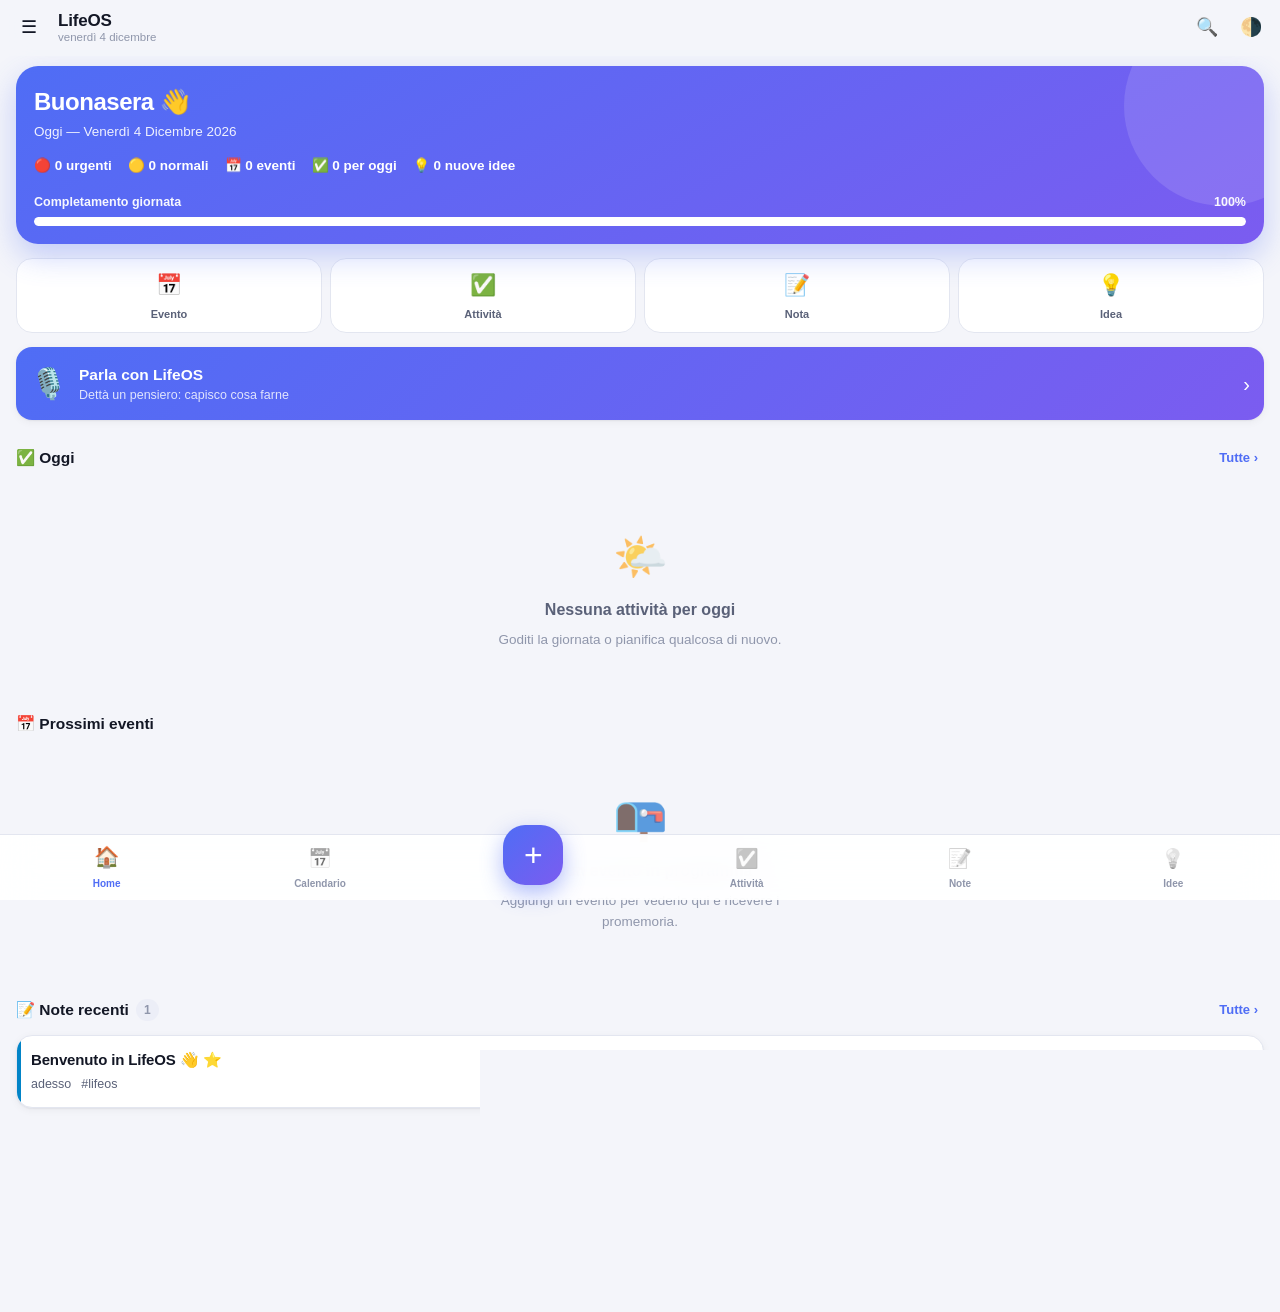
<file: index.html>
<!DOCTYPE html>
<html lang="it" data-theme="auto">
<head>
  <meta charset="utf-8" />
  <meta name="viewport" content="width=device-width, initial-scale=1, viewport-fit=cover" />
  <title>LifeOS — Il tuo secondo cervello</title>
  <meta name="description" content="LifeOS: PWA personale offline-first per eventi, attività, note, idee, obiettivi e pensieri. Dati solo sul tuo dispositivo." />
  <meta name="theme-color" content="#0e1116" media="(prefers-color-scheme: dark)" />
  <meta name="theme-color" content="#f4f5fa" media="(prefers-color-scheme: light)" />
  <meta name="color-scheme" content="light dark" />
  <meta name="apple-mobile-web-app-capable" content="yes" />
  <meta name="mobile-web-app-capable" content="yes" />
  <meta name="apple-mobile-web-app-status-bar-style" content="black-translucent" />
  <meta name="apple-mobile-web-app-title" content="LifeOS" />
  <meta name="format-detection" content="telephone=no" />

  <!-- Percorsi RELATIVI (./...): funzionano sia in http://localhost:8000/
       sia in una sottocartella di GitHub Pages, es. /Life_OS/ -->
  <link rel="manifest" href="./manifest.json" />
  <link rel="icon" href="./icons/favicon.png" sizes="32x32" />
  <link rel="apple-touch-icon" href="./icons/apple-touch-icon.png" />
  <link rel="stylesheet" href="./css/styles.css" onerror="window.__LIFEOS_CSS_FAILED = true" />
</head>
<body>

  <!-- ============ SPLASH ============ -->
  <div id="splash" class="splash">
    <div class="splash-logo">Life<span>OS</span></div>
    <div class="splash-tag">Il tuo secondo cervello, sul tuo telefono</div>
    <div class="spinner"></div>
  </div>

  <!-- ============ SHELL ============ -->
  <div id="app-shell" class="app-shell hidden">
    <header class="app-bar">
      <button class="icon-btn" id="btn-menu" aria-label="Apri menu">☰</button>
      <div class="app-bar-title">
        <span id="bar-title">LifeOS</span>
        <span id="bar-sub" class="bar-sub"></span>
      </div>
      <div class="app-bar-actions">
        <button class="icon-btn" id="btn-search" aria-label="Ricerca globale">🔍</button>
        <button class="icon-btn" id="btn-theme" aria-label="Cambia tema">🌗</button>
      </div>
    </header>

    <div id="offline-banner" class="offline-banner hidden" role="status">
      ⚠️ Sei offline — tutte le funzioni locali restano attive
    </div>

    <main id="view" class="view" tabindex="-1"></main>

    <nav class="bottom-nav" id="bottom-nav" aria-label="Navigazione principale">
      <a class="nav-slot" href="#/home" data-route="home"><span class="nav-ico">🏠</span><span class="nav-lbl">Home</span></a>
      <a class="nav-slot" href="#/calendar" data-route="calendar"><span class="nav-ico">📅</span><span class="nav-lbl">Calendario</span></a>
      <div class="nav-slot center">
        <button id="fab" class="fab" aria-label="Crea nuovo elemento">+</button>
      </div>
      <a class="nav-slot" href="#/tasks" data-route="tasks"><span class="nav-ico">✅</span><span class="nav-lbl">Attività</span></a>
      <a class="nav-slot" href="#/notes" data-route="notes"><span class="nav-ico">📝</span><span class="nav-lbl">Note</span></a>
      <a class="nav-slot" href="#/ideas" data-route="ideas"><span class="nav-ico">💡</span><span class="nav-lbl">Idee</span></a>
    </nav>
  </div>

  <div id="sheet-root"></div>
  <div id="modal-root"></div>
  <div id="toast-root" class="toast-root" aria-live="polite" aria-atomic="true"></div>

  <noscript>
    <div style="padding:24px;font-family:system-ui">LifeOS richiede JavaScript attivo per funzionare.</div>
  </noscript>

  <!-- ============ DIAGNOSTICA DI AVVIO (script classico, senza CSS) ============
       Se il foglio di stile o il modulo principale non si caricano entro 4 s,
       mostra un pannello leggibile con gli URL REALI risolti e il loro stato
       HTTP. Serve a distinguere subito un 404 di percorso da un errore di codice. -->
  <script>
  window.__LIFEOS_BOOTED = false;
  (function () {
    var FILES = ['./css/styles.css', './js/app.js', './manifest.json', './icons/icon-192.png', './service-worker.js'];
    var rows = [];

    function esc(s) {
      return String(s).replace(/&/g, '&amp;').replace(/</g, '&lt;').replace(/>/g, '&gt;');
    }

    function build(cssFailed) {
      var h = '<h1 style="font-size:19px;margin:0 0 10px">LifeOS non si &egrave; avviato correttamente</h1>'
        + '<p style="margin:0 0 10px">Foglio di stile: <b>' + (cssFailed ? 'NON caricato' : 'caricato') + '</b> &middot; modulo JavaScript: <b>non avviato</b>.</p>'
        + '<p style="margin:0 0 12px">Pagina corrente: <code>' + esc(location.href) + '</code></p>'
        + '<ul style="margin:0 0 14px;padding-left:20px">';
      rows.forEach(function (r) {
        var col = r.status === '...' ? '#666' : (String(r.status).indexOf('200') === 0 ? '#127a2e' : '#b00020');
        h += '<li style="margin-bottom:4px"><code>' + esc(r.url) + '</code> &mdash; <b style="color:' + col + '">' + esc(r.status) + '</b></li>';
      });
      h += '</ul>'
        + '<div style="background:#f4f5f7;border-left:4px solid #4f6df5;padding:12px 14px;margin:0 0 14px">'
        + '<b>Cosa controllare</b><br>'
        + '1. Gli URL sopra devono contenere la cartella in cui hai pubblicato l\'app (es. <code>/Life_OS/</code>). '
        + 'Se non c\'&egrave;, il sito non &egrave; pubblicato all\'indirizzo che stai aprendo: su GitHub Pages il nome della cartella &egrave; quello del repository e distingue maiuscole e minuscole.<br>'
        + '2. Se vedi <b>404</b>, quei file non esistono in quella posizione: controlla che <code>css/</code>, <code>js/</code> e <code>icons/</code> siano presenti nel repository accanto a <code>index.html</code>.<br>'
        + '3. Se i file esistono ma l\'app resta cos&igrave;, il service worker ha in cache una versione incompleta: usa il pulsante qui sotto.'
        + '</div>'
        + '<p style="margin:0"><button id="boot-reset" style="font:inherit;padding:11px 15px;border:1px solid #999;border-radius:8px;background:#fff;cursor:pointer">'
        + 'Svuota cache e service worker, poi ricarica</button>'
        + ' <a href="./reset.html" style="margin-left:12px">Diagnostica completa</a></p>';
      return h;
    }

    function render(cssFailed) {
      var box = document.getElementById('boot-diag');
      if (!box) {
        box = document.createElement('div');
        box.id = 'boot-diag';
        box.setAttribute('style', 'position:fixed;inset:0;z-index:2147483647;overflow:auto;background:#fff;color:#111;'
          + 'font:14px/1.6 system-ui,-apple-system,Segoe UI,Roboto,sans-serif;padding:20px 18px 40px');
        box.addEventListener('click', function (e) {
          if (e.target && e.target.id === 'boot-reset') {
            e.target.disabled = true;
            e.target.textContent = 'Pulizia in corso...';
            (async function () {
              try {
                if ('serviceWorker' in navigator) {
                  var regs = await navigator.serviceWorker.getRegistrations();
                  await Promise.all(regs.map(function (r) { return r.unregister(); }));
                }
                if (window.caches) {
                  var keys = await caches.keys();
                  await Promise.all(keys.map(function (k) { return caches.delete(k); }));
                }
              } catch (err) { /* niente da fare */ }
              location.reload();
            })();
          }
        });
        document.body.appendChild(box);
      }
      box.innerHTML = build(cssFailed);
    }

    setTimeout(function () {
      if (window.__LIFEOS_BOOTED) return;
      var cssFailed = window.__LIFEOS_CSS_FAILED === true;
      rows = FILES.map(function (f) { return { url: new URL(f, location.href).href, status: '...' }; });
      render(cssFailed);
      FILES.forEach(function (f, i) {
        fetch(rows[i].url, { cache: 'no-store' })
          .then(function (r) {
            rows[i].status = r.status + ' ' + (r.headers.get('content-type') || '');
          })
          .catch(function () { rows[i].status = 'errore di rete'; })
          .then(function () {
            if (!window.__LIFEOS_BOOTED) render(cssFailed);
          });
      });
    }, 4000);
  })();
  </script>

  <script type="module" src="./js/app.js"></script>
</body>
</html>
</file>
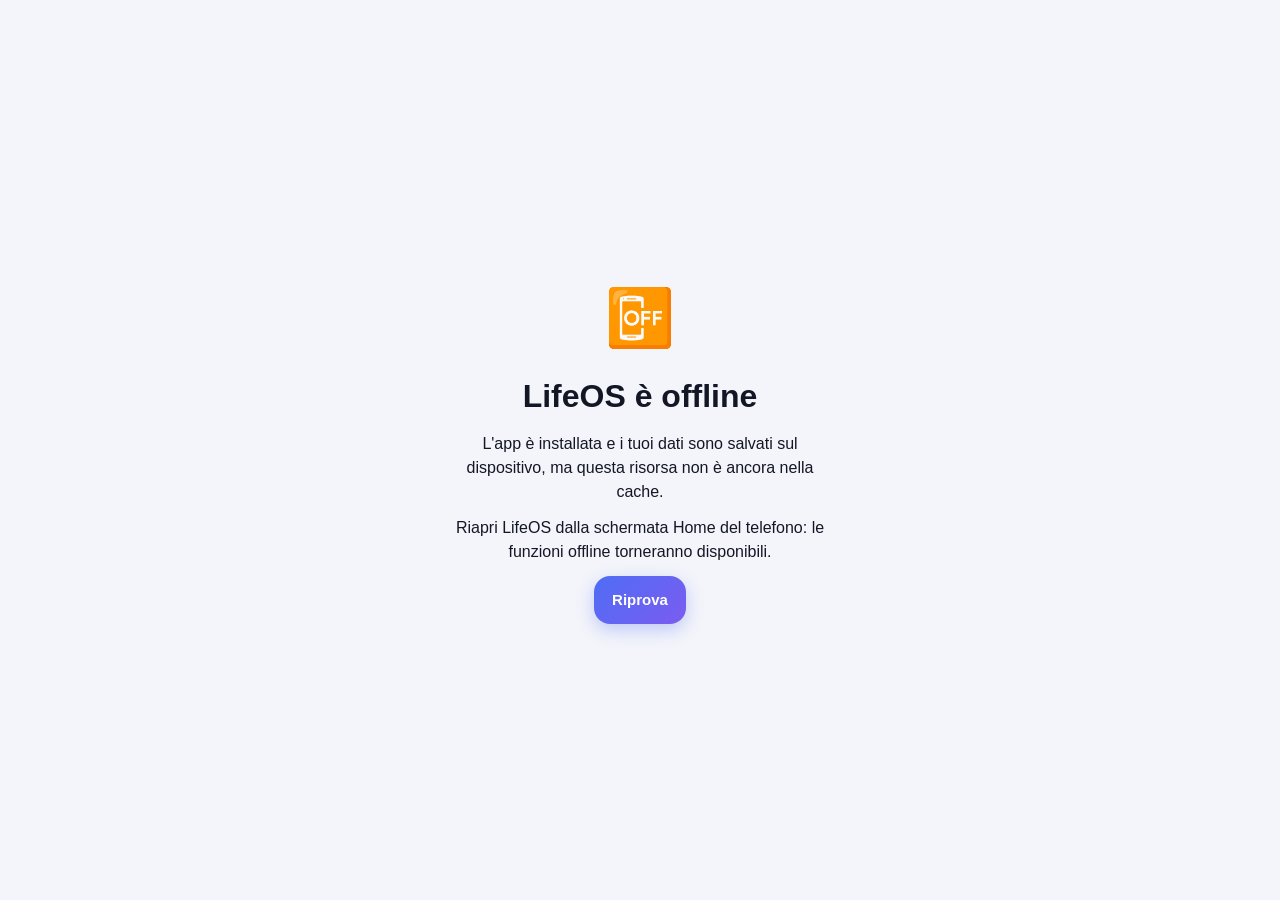
<file: offline.html>
<!DOCTYPE html>
<html lang="it">
<head>
  <meta charset="utf-8" />
  <meta name="viewport" content="width=device-width, initial-scale=1, viewport-fit=cover" />
  <title>LifeOS — Offline</title>
  <link rel="manifest" href="manifest.json" />
  <link rel="stylesheet" href="css/styles.css" />
</head>
<body class="offline-page">
  <main class="offline-card">
    <div class="offline-emoji">📴</div>
    <h1>LifeOS è offline</h1>
    <p>L'app è installata e i tuoi dati sono salvati sul dispositivo, ma questa risorsa non è ancora nella cache.</p>
    <p>Riapri LifeOS dalla schermata Home del telefono: le funzioni offline torneranno disponibili.</p>
    <button class="btn primary" onclick="location.replace('./index.html')">Riprova</button>
  </main>
</body>
</html>
</file>
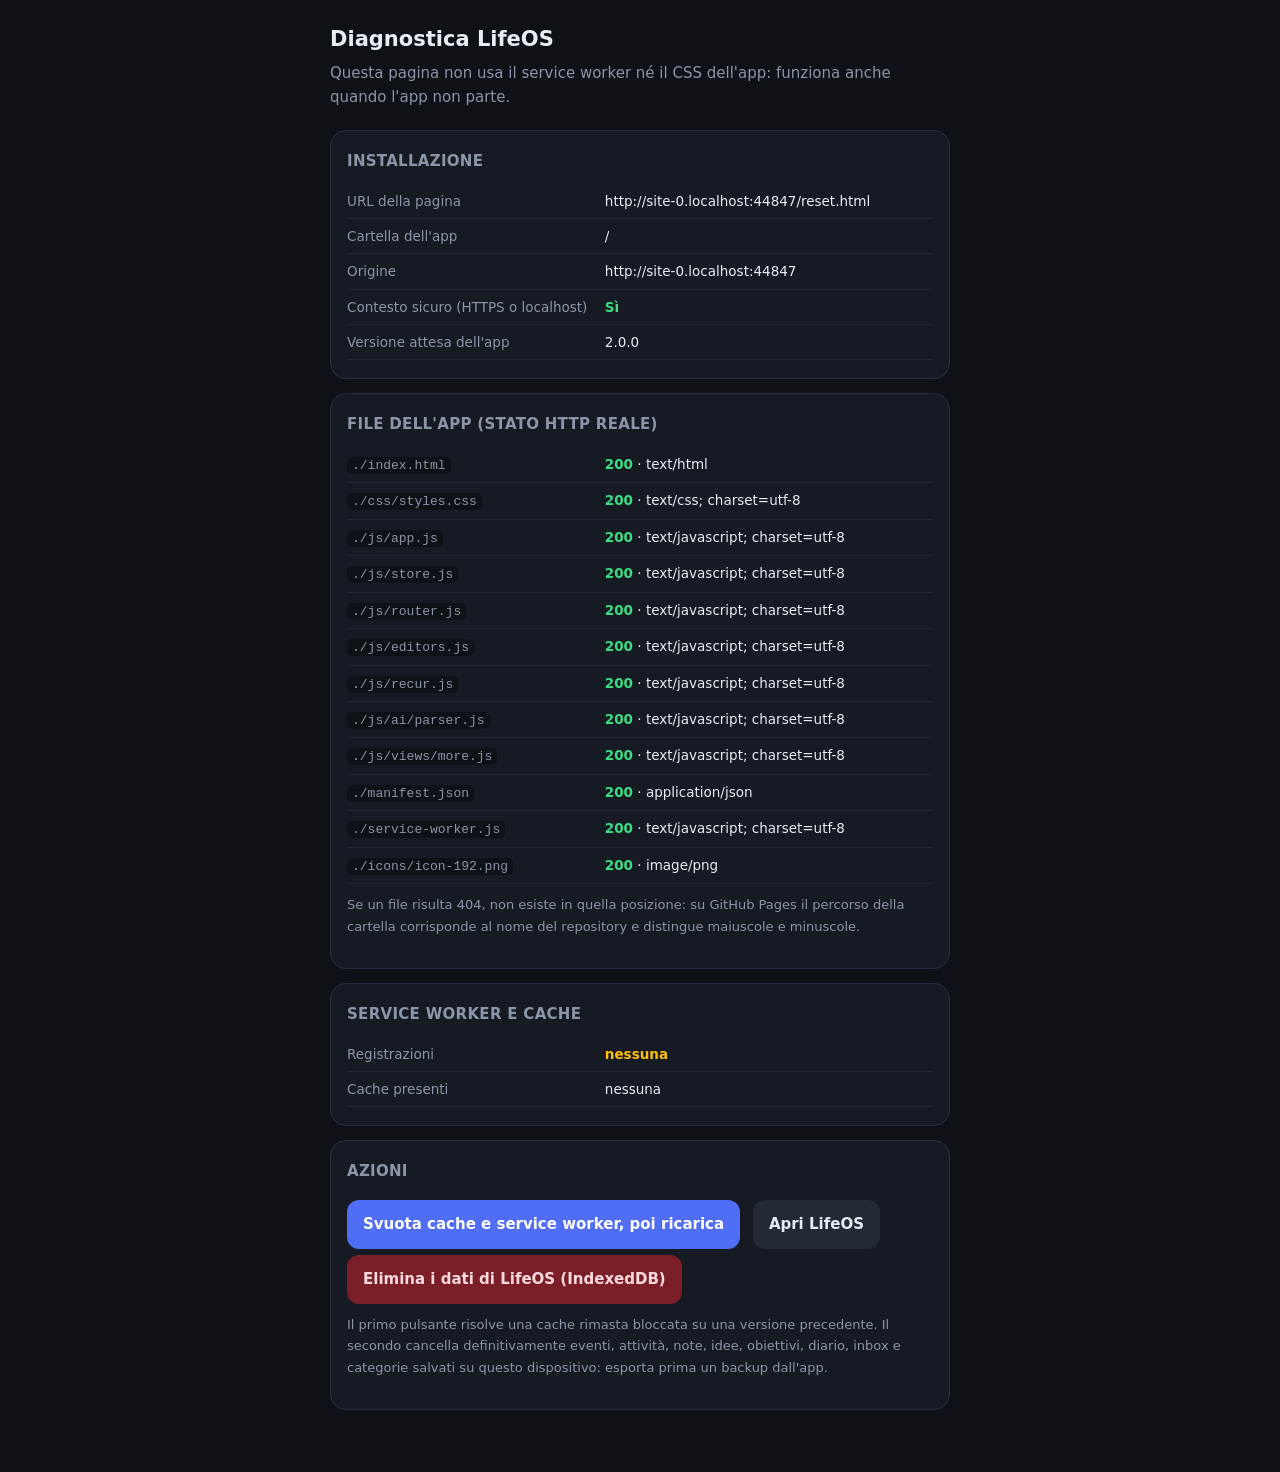
<file: reset.html>
<!DOCTYPE html>
<html lang="it">
<head>
  <meta charset="utf-8" />
  <meta name="viewport" content="width=device-width, initial-scale=1, viewport-fit=cover" />
  <title>Diagnostica LifeOS</title>
  <link rel="icon" href="./icons/favicon.png" sizes="32x32" />
  <style>
    :root { color-scheme: light dark; }
    body { margin:0; font:15px/1.65 system-ui,-apple-system,"Segoe UI",Roboto,sans-serif;
           background:#0e1116; color:#e8ecf3; padding:22px 18px 60px; }
    .wrap { max-width:620px; margin:0 auto; }
    h1 { font-size:21px; margin:0 0 4px; }
    .sub { color:#8b96a8; margin:0 0 20px; }
    .card { background:#161b23; border:1px solid #263042; border-radius:16px; padding:18px 16px; margin-bottom:14px; }
    h2 { font-size:15px; margin:0 0 10px; letter-spacing:.02em; text-transform:uppercase; color:#8b96a8; }
    table { width:100%; border-collapse:collapse; font-size:13.5px; }
    td { padding:6px 0; vertical-align:top; border-bottom:1px solid #1f2734; word-break:break-all; }
    td:first-child { color:#8b96a8; width:44%; }
    .ok { color:#3ddc84; font-weight:650; }
    .ko { color:#ff6b6b; font-weight:650; }
    .warn { color:#ffc107; font-weight:650; }
    button, a.btn { display:inline-block; font:inherit; font-weight:650; border-radius:12px; padding:12px 16px;
                    border:0; cursor:pointer; text-decoration:none; margin:6px 8px 0 0; }
    .primary { background:#4f6df5; color:#fff; }
    .ghost { background:#222a36; color:#e8ecf3; }
    .danger { background:#7a1f28; color:#ffd9dd; }
    button[disabled] { opacity:.55; cursor:default; }
    .note { color:#8b96a8; font-size:13px; margin-top:10px; }
    code { background:#0e1116; padding:1px 5px; border-radius:5px; font-size:13px; }
  </style>
</head>
<body>
<div class="wrap">
  <h1>Diagnostica LifeOS</h1>
  <p class="sub">Questa pagina non usa il service worker né il CSS dell'app: funziona anche quando l'app non parte.</p>

  <div class="card">
    <h2>Installazione</h2>
    <table id="env"></table>
  </div>

  <div class="card">
    <h2>File dell'app (stato HTTP reale)</h2>
    <table id="files"></table>
    <p class="note">Se un file risulta 404, non esiste in quella posizione: su GitHub Pages il percorso della cartella corrisponde al nome del repository e distingue maiuscole e minuscole.</p>
  </div>

  <div class="card">
    <h2>Service worker e cache</h2>
    <table id="sw"></table>
  </div>

  <div class="card">
    <h2>Azioni</h2>
    <button class="primary" id="hard">Svuota cache e service worker, poi ricarica</button>
    <a class="btn ghost" href="./index.html">Apri LifeOS</a>
    <button class="danger" id="wipe">Elimina i dati di LifeOS (IndexedDB)</button>
    <p class="note">Il primo pulsante risolve una cache rimasta bloccata su una versione precedente. Il secondo cancella definitivamente eventi, attività, note, idee, obiettivi, diario, inbox e categorie salvati su questo dispositivo: esporta prima un backup dall'app.</p>
  </div>
</div>

<script>
(async function () {
  var APP_FILES = ['./index.html', './css/styles.css', './js/app.js', './js/store.js', './js/router.js',
                   './js/editors.js', './js/recur.js', './js/ai/parser.js', './js/views/more.js',
                   './manifest.json', './service-worker.js', './icons/icon-192.png'];

  function row(k, v, cls) {
    return '<tr><td>' + k + '</td><td class="' + (cls || '') + '">' + v + '</td></tr>';
  }

  var env = document.getElementById('env');
  env.innerHTML =
    row('URL della pagina', location.href) +
    row('Cartella dell\'app', location.pathname.replace(/[^/]*$/, '') || '/') +
    row('Origine', location.origin) +
    row('Contesto sicuro (HTTPS o localhost)', window.isSecureContext ? 'Sì' : 'NO — il service worker non si registra', window.isSecureContext ? 'ok' : 'ko') +
    row('Versione attesa dell\'app', '2.0.0');

  var files = document.getElementById('files');
  files.innerHTML = APP_FILES.map(function (f) {
    return '<tr><td><code>' + f + '</code></td><td id="f-' + f.replace(/[^a-z0-9]/gi, '_') + '">verifica…</td></tr>';
  }).join('');

  APP_FILES.forEach(function (f) {
    var cell = document.getElementById('f-' + f.replace(/[^a-z0-9]/gi, '_'));
    fetch(f, { cache: 'no-store' }).then(function (r) {
      var ct = r.headers.get('content-type') || '—';
      cell.innerHTML = '<span class="' + (r.ok ? 'ok' : 'ko') + '">' + r.status + '</span> · ' + ct;
    }).catch(function () {
      cell.innerHTML = '<span class="ko">errore di rete</span>';
    });
  });

  var swTable = document.getElementById('sw');
  var lines = '';
  if (!('serviceWorker' in navigator)) {
    lines += row('Service worker', 'non supportato da questo browser', 'warn');
  } else {
    var regs = await navigator.serviceWorker.getRegistrations();
    if (!regs.length) lines += row('Registrazioni', 'nessuna', 'warn');
    regs.forEach(function (r) {
      var w = r.active || r.installing || r.waiting;
      lines += row('Scope', r.scope);
      lines += row('Script', w ? w.scriptURL : '—');
      lines += row('Stato', w ? w.state : '—', w && w.state === 'activated' ? 'ok' : 'warn');
    });
  }
  try {
    var keys = await caches.keys();
    lines += row('Cache presenti', keys.length ? keys.join('<br>') : 'nessuna');
  } catch (e) { lines += row('Cache', 'non leggibili', 'warn'); }
  swTable.innerHTML = lines;

  document.getElementById('hard').addEventListener('click', function () {
    this.disabled = true; this.textContent = 'Pulizia in corso…';
    (async function () {
      try {
        if ('serviceWorker' in navigator) {
          var regs = await navigator.serviceWorker.getRegistrations();
          await Promise.all(regs.map(function (r) { return r.unregister(); }));
        }
        if (window.caches) {
          var ks = await caches.keys();
          await Promise.all(ks.map(function (k) { return caches.delete(k); }));
        }
      } catch (e) {}
      location.replace('./index.html');
    })();
  });

  document.getElementById('wipe').addEventListener('click', function () {
    if (!confirm('Eliminare DEFINITIVAMENTE tutti i dati di LifeOS su questo dispositivo?')) return;
    if (!confirm('Ultima conferma: eventi, attività, note, idee, obiettivi, diario, inbox e categorie verranno cancellati.')) return;
    var req = indexedDB.deleteDatabase('lifeos');
    req.onsuccess = req.onerror = req.onblocked = function () { alert('Dati eliminati. Ricarico LifeOS.'); location.replace('./index.html'); };
  });
})();
</script>
</body>
</html>
</file>
<file: css/styles.css>
/* ==========================================================================
   LifeOS — styles.css
   Design system mobile-first · temi chiaro/scuro · zero dipendenze esterne
   ========================================================================== */

/* ------------------------------ TOKENS ---------------------------------- */
:root {
  --font: -apple-system, BlinkMacSystemFont, "Segoe UI", Roboto, "Helvetica Neue", "Noto Sans", sans-serif;

  --bg: #f4f5fa;
  --bg-elev: #ffffff;
  --bg-sunken: #eceef7;
  --card: #ffffff;
  --card-2: #f8f9fe;
  --text: #131725;
  --text-2: #5a6178;
  --text-3: #8f96ab;
  --border: #e3e6f0;
  --border-strong: #cfd4e4;

  --accent: #4f6df5;
  --accent-2: #7b5cf0;
  --accent-ink: #ffffff;
  --accent-soft: rgba(79, 109, 245, 0.12);

  --ok: #16a34a;
  --ok-soft: rgba(22, 163, 74, 0.13);
  --warn: #d97706;
  --warn-soft: rgba(217, 119, 6, 0.14);
  --danger: #e11d48;
  --danger-soft: rgba(225, 29, 72, 0.12);
  --info: #0284c7;
  --info-soft: rgba(2, 132, 199, 0.12);

  --shadow-1: 0 1px 2px rgba(16, 20, 40, .06), 0 2px 8px rgba(16, 20, 40, .05);
  --shadow-2: 0 6px 18px rgba(16, 20, 40, .10);
  --shadow-3: 0 14px 40px rgba(16, 20, 40, .18);

  --r-s: 10px;
  --r-m: 16px;
  --r-l: 22px;
  --r-xl: 28px;

  --nav-h: 66px;
  --bar-h: 56px;
  --pad: 16px;

  --safe-t: env(safe-area-inset-top, 0px);
  --safe-b: env(safe-area-inset-bottom, 0px);
  --safe-l: env(safe-area-inset-left, 0px);
  --safe-r: env(safe-area-inset-right, 0px);

  --tap: 48px; /* dimensione minima area tattile */
  --t-fast: 140ms cubic-bezier(.4, 0, .2, 1);
  --t: 240ms cubic-bezier(.4, 0, .2, 1);
}

html[data-theme="dark"], html[data-theme="auto"].is-dark {
  --bg: #0e1116;
  --bg-elev: #171b23;
  --bg-sunken: #0a0d12;
  --card: #171b23;
  --card-2: #1e232d;
  --text: #eef1ف7;
  --text: #eef1f7;
  --text-2: #a3abbd;
  --text-3: #767e92;
  --border: #262c38;
  --border-strong: #333b4a;

  --accent: #6d86ff;
  --accent-2: #9d7cff;
  --accent-soft: rgba(109, 134, 255, 0.16);

  --ok: #34d399;
  --ok-soft: rgba(52, 211, 153, 0.14);
  --warn: #fbbf24;
  --warn-soft: rgba(251, 191, 36, 0.14);
  --danger: #fb7185;
  --danger-soft: rgba(251, 113, 133, 0.14);
  --info: #38bdf8;
  --info-soft: rgba(56, 189, 248, 0.14);

  --shadow-1: 0 1px 2px rgba(0, 0, 0, .4);
  --shadow-2: 0 8px 22px rgba(0, 0, 0, .45);
  --shadow-3: 0 18px 48px rgba(0, 0, 0, .6);
}

@media (prefers-color-scheme: dark) {
  html[data-theme="auto"] {
    --bg: #0e1116;
    --bg-elev: #171b23;
    --bg-sunken: #0a0d12;
    --card: #171b23;
    --card-2: #1e232d;
    --text: #eef1f7;
    --text-2: #a3abbd;
    --text-3: #767e92;
    --border: #262c38;
    --border-strong: #333b4a;
    --accent: #6d86ff;
    --accent-2: #9d7cff;
    --accent-soft: rgba(109, 134, 255, 0.16);
    --ok: #34d399;
    --ok-soft: rgba(52, 211, 153, 0.14);
    --warn: #fbbf24;
    --warn-soft: rgba(251, 191, 36, 0.14);
    --danger: #fb7185;
    --danger-soft: rgba(251, 113, 133, 0.14);
    --info: #38bdf8;
    --info-soft: rgba(56, 189, 248, 0.14);
  }
}

/* ------------------------------ RESET ----------------------------------- */
*, *::before, *::after { box-sizing: border-box; }
html, body { height: 100%; }
html { -webkit-text-size-adjust: 100%; }
body {
  margin: 0;
  font-family: var(--font);
  background: var(--bg);
  color: var(--text);
  font-size: 16px;
  line-height: 1.5;
  -webkit-font-smoothing: antialiased;
  overscroll-behavior-y: none;
}
h1, h2, h3, h4, p, figure { margin: 0; }
button, input, select, textarea { font: inherit; color: inherit; }
button { cursor: pointer; }
a { color: var(--accent); text-decoration: none; }
ul { margin: 0; padding: 0; list-style: none; }
img { max-width: 100%; display: block; }
.hidden { display: none !important; }
.sr-only {
  position: absolute; width: 1px; height: 1px; padding: 0; margin: -1px;
  overflow: hidden; clip: rect(0 0 0 0); white-space: nowrap; border: 0;
}
::-webkit-scrollbar { width: 8px; height: 8px; }
::-webkit-scrollbar-thumb { background: var(--border-strong); border-radius: 8px; }

/* ------------------------------ SPLASH ---------------------------------- */
.splash {
  position: fixed; inset: 0; z-index: 100;
  display: flex; flex-direction: column; align-items: center; justify-content: center; gap: 12px;
  background: radial-gradient(120% 90% at 50% 0%, #1d2440 0%, #0b0e14 60%);
  color: #fff; transition: opacity var(--t), visibility var(--t);
}
.splash.out { opacity: 0; visibility: hidden; }
.splash-logo { font-size: 44px; font-weight: 800; letter-spacing: -.03em; }
.splash-logo span { background: linear-gradient(92deg, #6d86ff, #9d7cff); -webkit-background-clip: text; background-clip: text; color: transparent; }
.splash-tag { font-size: 14px; color: #98a1bb; text-align: center; padding: 0 32px; }
.spinner {
  width: 26px; height: 26px; margin-top: 14px; border-radius: 50%;
  border: 3px solid rgba(255,255,255,.18); border-top-color: #7b8cff;
  animation: spin .8s linear infinite;
}
@keyframes spin { to { transform: rotate(360deg); } }

/* ------------------------------ SHELL ----------------------------------- */
.app-shell {
  display: flex; flex-direction: column;
  min-height: 100vh; min-height: 100dvh;
  padding-left: var(--safe-l); padding-right: var(--safe-r);
}

.app-bar {
  position: sticky; top: 0; z-index: 40;
  display: flex; align-items: center; gap: 8px;
  height: calc(var(--bar-h) + var(--safe-t));
  padding: var(--safe-t) 8px 0 8px;
  background: color-mix(in srgb, var(--bg) 86%, transparent);
  backdrop-filter: saturate(180%) blur(14px);
  -webkit-backdrop-filter: saturate(180%) blur(14px);
  border-bottom: 1px solid transparent;
  transition: border-color var(--t);
}
.app-bar.scrolled { border-bottom-color: var(--border); }
.app-bar-title { flex: 1; min-width: 0; display: flex; flex-direction: column; line-height: 1.15; }
.app-bar-title #bar-title { font-weight: 700; font-size: 17px; letter-spacing: -.01em; white-space: nowrap; overflow: hidden; text-overflow: ellipsis; }
.bar-sub { font-size: 11.5px; color: var(--text-3); white-space: nowrap; overflow: hidden; text-overflow: ellipsis; }
.app-bar-actions { display: flex; gap: 2px; }

.icon-btn {
  min-width: 42px; min-height: 42px; display: grid; place-items: center;
  border: 0; background: transparent; border-radius: 50%; font-size: 18px;
  color: var(--text); transition: background var(--t-fast), transform var(--t-fast);
  -webkit-tap-highlight-color: transparent;
}
.icon-btn:active { background: var(--bg-sunken); transform: scale(.92); }

.offline-banner {
  padding: 8px 16px; font-size: 13px; text-align: center;
  background: var(--warn-soft); color: var(--warn); font-weight: 600;
}

.view {
  flex: 1; padding: 4px var(--pad) calc(var(--nav-h) + var(--safe-b) + 84px);
  outline: none;
  animation: fadeUp var(--t) both;
}
@keyframes fadeUp { from { opacity: 0; transform: translateY(8px); } to { opacity: 1; transform: none; } }

/* ------------------------------ BOTTOM NAV ------------------------------ */
.bottom-nav {
  position: fixed; left: 0; right: 0; bottom: 0; z-index: 45;
  display: grid; grid-template-columns: repeat(6, 1fr); align-items: end;
  height: calc(var(--nav-h) + var(--safe-b));
  padding-bottom: var(--safe-b);
  background: color-mix(in srgb, var(--bg-elev) 92%, transparent);
  backdrop-filter: saturate(180%) blur(18px);
  -webkit-backdrop-filter: saturate(180%) blur(18px);
  border-top: 1px solid var(--border);
}
.nav-slot {
  display: flex; flex-direction: column; align-items: center; justify-content: center;
  gap: 2px; height: var(--nav-h); color: var(--text-3); font-size: 10px;
  font-weight: 600; -webkit-tap-highlight-color: transparent; transition: color var(--t-fast);
}
.nav-slot .nav-ico { font-size: 19px; filter: grayscale(1) opacity(.6); transition: all var(--t-fast); }
.nav-slot.active { color: var(--accent); }
.nav-slot.active .nav-ico { filter: none; transform: translateY(-1px) scale(1.08); }
.nav-slot.center { position: relative; }
.fab {
  position: absolute; bottom: 16px; left: 50%; transform: translateX(-50%);
  width: 60px; height: 60px; border-radius: 22px; border: 0;
  background: linear-gradient(135deg, var(--accent), var(--accent-2));
  color: #fff; font-size: 32px; font-weight: 300; line-height: 0;
  box-shadow: 0 8px 22px rgba(79, 109, 245, .45);
  display: grid; place-items: center;
  transition: transform var(--t-fast), box-shadow var(--t-fast);
  -webkit-tap-highlight-color: transparent;
}
.fab:active { transform: translateX(-50%) scale(.9); }
.fab.spin { transform: translateX(-50%) rotate(45deg); }

/* ------------------------------ TYPO / HEADINGS ------------------------- */
.page-head { padding: 14px 0 6px; }
.h1 { font-size: 27px; font-weight: 800; letter-spacing: -.02em; line-height: 1.2; }
.h2 { font-size: 19px; font-weight: 700; letter-spacing: -.01em; }
.h3 { font-size: 15.5px; font-weight: 700; }
.muted { color: var(--text-2); font-size: 14px; }
.dim { color: var(--text-3); font-size: 12.5px; }
.section { margin-top: 22px; }
.section-head { display: flex; align-items: center; justify-content: space-between; gap: 10px; margin-bottom: 10px; }
.section-head .h3 { display: flex; align-items: center; gap: 7px; }
.section-head .count { font-size: 12px; color: var(--text-3); background: var(--bg-sunken); padding: 2px 8px; border-radius: 999px; font-weight: 700; }
.link-btn { border: 0; background: none; color: var(--accent); font-size: 13px; font-weight: 700; padding: 6px; }

/* ------------------------------ CARD ------------------------------------ */
.card {
  background: var(--card); border: 1px solid var(--border); border-radius: var(--r-m);
  padding: 14px; box-shadow: var(--shadow-1); margin-bottom: 10px;
}
.card.tap { transition: transform var(--t-fast), box-shadow var(--t-fast); }
.card.tap:active { transform: scale(.985); box-shadow: var(--shadow-2); }
.card.accent { background: linear-gradient(135deg, var(--accent), var(--accent-2)); border: 0; color: #fff; }
.card.accent .muted, .card.accent .dim { color: rgba(255,255,255,.82); }

/* ------------------------------ HOME HERO ------------------------------- */
.hero {
  margin-top: 6px; padding: 18px; border-radius: var(--r-l);
  background: linear-gradient(150deg, var(--accent) 0%, var(--accent-2) 100%);
  color: #fff; box-shadow: 0 12px 30px rgba(79,109,245,.30);
  position: relative; overflow: hidden;
}
.hero::after {
  content: ""; position: absolute; right: -60px; top: -60px; width: 200px; height: 200px;
  border-radius: 50%; background: rgba(255,255,255,.12);
}
.hero-greet { font-size: 24px; font-weight: 800; letter-spacing: -.02em; }
.hero-date { font-size: 13.5px; opacity: .9; margin-top: 2px; text-transform: capitalize; }
.hero-stats { display: flex; flex-wrap: wrap; gap: 10px 16px; margin-top: 14px; font-size: 13.5px; font-weight: 600; }
.hero-stats span { display: inline-flex; align-items: center; gap: 5px; }

.progress-wrap { margin-top: 16px; }
.progress-top { display: flex; justify-content: space-between; font-size: 12.5px; font-weight: 700; opacity: .95; margin-bottom: 6px; }
.progress-bar { height: 9px; border-radius: 999px; background: rgba(255,255,255,.28); overflow: hidden; }
.progress-bar > i { display: block; height: 100%; border-radius: 999px; background: #fff; transition: width 420ms cubic-bezier(.4,0,.2,1); }

.progress-line { height: 8px; border-radius: 999px; background: var(--bg-sunken); overflow: hidden; }
.progress-line > i { display: block; height: 100%; background: linear-gradient(90deg, var(--accent), var(--accent-2)); border-radius: 999px; transition: width 400ms cubic-bezier(.4,0,.2,1); }

/* ------------------------------ QUICK GRID ------------------------------ */
.quick-grid { display: grid; grid-template-columns: repeat(4, 1fr); gap: 8px; margin-top: 14px; }
.quick {
  border: 1px solid var(--border); background: var(--card); border-radius: var(--r-m);
  padding: 10px 4px; display: flex; flex-direction: column; align-items: center; gap: 5px;
  font-size: 11px; font-weight: 700; color: var(--text-2);
  transition: transform var(--t-fast), border-color var(--t-fast);
  -webkit-tap-highlight-color: transparent;
}
.quick:active { transform: scale(.94); border-color: var(--accent); }
.quick .q-ico { font-size: 21px; }

/* ------------------------------ ROW ITEM -------------------------------- */
.row {
  display: flex; align-items: flex-start; gap: 12px; padding: 13px 14px;
  background: var(--card); border: 1px solid var(--border); border-radius: var(--r-m);
  margin-bottom: 9px; box-shadow: var(--shadow-1);
  transition: transform var(--t-fast), opacity var(--t);
  position: relative; overflow: hidden;
}
.row:active { transform: scale(.988); }
.row.overdue { border-color: color-mix(in srgb, var(--danger) 45%, var(--border)); }
.row.done { opacity: .58; }
.row.done .row-title { text-decoration: line-through; text-decoration-thickness: 2px; }
.row-bar { position: absolute; left: 0; top: 0; bottom: 0; width: 4px; background: var(--accent); }
.row-body { flex: 1; min-width: 0; }
.row-title { font-size: 15px; font-weight: 650; letter-spacing: -.01em; word-break: break-word; }
.row-sub { font-size: 12.5px; color: var(--text-2); margin-top: 3px; display: flex; flex-wrap: wrap; gap: 4px 10px; align-items: center; }
.row-sub .sep { color: var(--text-3); }
.row-right { display: flex; flex-direction: column; align-items: flex-end; gap: 6px; flex-shrink: 0; }

/* checkbox tattile */
.check {
  width: 30px; height: 30px; flex-shrink: 0; border-radius: 50%;
  border: 2px solid var(--border-strong); background: transparent;
  display: grid; place-items: center; font-size: 15px; color: transparent;
  transition: all var(--t-fast); -webkit-tap-highlight-color: transparent; margin-top: 1px;
}
.check:active { transform: scale(.85); }
.check.on { background: var(--ok); border-color: var(--ok); color: #fff; }

/* ------------------------------ CHIPS / BADGES -------------------------- */
.chips { display: flex; flex-wrap: wrap; gap: 7px; }
.chip {
  border: 1px solid var(--border); background: var(--card); color: var(--text-2);
  border-radius: 999px; padding: 7px 13px; font-size: 12.8px; font-weight: 650;
  display: inline-flex; align-items: center; gap: 6px; white-space: nowrap;
  transition: all var(--t-fast); -webkit-tap-highlight-color: transparent;
}
.chip:active { transform: scale(.94); }
.chip.on { background: var(--accent); border-color: var(--accent); color: var(--accent-ink); }
.chip.sm { padding: 4px 10px; font-size: 11.5px; }

.badge {
  display: inline-flex; align-items: center; gap: 5px;
  padding: 3px 9px; border-radius: 999px; font-size: 11.5px; font-weight: 700;
  background: var(--bg-sunken); color: var(--text-2); white-space: nowrap;
}
.badge.urgent { background: var(--danger-soft); color: var(--danger); }
.badge.normal { background: var(--warn-soft); color: var(--warn); }
.badge.low { background: var(--info-soft); color: var(--info); }
.badge.todo { background: var(--bg-sunken); color: var(--text-2); }
.badge.doing { background: var(--info-soft); color: var(--info); }
.badge.done { background: var(--ok-soft); color: var(--ok); }
.badge.expired { background: var(--danger-soft); color: var(--danger); }
.badge.cat { color: #fff; }
.tag { font-size: 11.5px; color: var(--accent); background: var(--accent-soft); padding: 2px 9px; border-radius: 999px; font-weight: 650; }

/* ------------------------------ FILTER BAR ------------------------------ */
.filter-bar {
  position: sticky; top: calc(var(--bar-h) + var(--safe-t)); z-index: 30;
  background: color-mix(in srgb, var(--bg) 92%, transparent);
  backdrop-filter: blur(10px); -webkit-backdrop-filter: blur(10px);
  padding: 8px 0; margin: 0 calc(var(--pad) * -1) 4px;
  padding-left: var(--pad); padding-right: var(--pad);
  border-bottom: 1px solid var(--border);
}
.filter-bar .chips { overflow-x: auto; flex-wrap: nowrap; scrollbar-width: none; padding-bottom: 2px; }
.filter-bar .chips::-webkit-scrollbar { display: none; }

/* ------------------------------ BUTTONS --------------------------------- */
.btn {
  border: 1px solid var(--border-strong); background: var(--card); color: var(--text);
  border-radius: var(--r-m); min-height: var(--tap); padding: 0 18px;
  font-size: 15px; font-weight: 650; display: inline-flex; align-items: center; justify-content: center; gap: 8px;
  transition: transform var(--t-fast), filter var(--t-fast);
  -webkit-tap-highlight-color: transparent;
}
.btn:active { transform: scale(.96); }
.btn.primary { background: linear-gradient(135deg, var(--accent), var(--accent-2)); border: 0; color: #fff; box-shadow: 0 6px 18px rgba(79,109,245,.32); }
.btn.ghost { background: transparent; border-color: transparent; color: var(--text-2); }
.btn.danger { background: var(--danger-soft); border-color: transparent; color: var(--danger); }
.btn.ok { background: var(--ok-soft); border-color: transparent; color: var(--ok); }
.btn.block { width: 100%; }
.btn.sm { min-height: 40px; font-size: 13.5px; padding: 0 14px; border-radius: 12px; }
.btn.xs { min-height: 34px; font-size: 12.5px; padding: 0 11px; border-radius: 10px; }
.btn-row { display: flex; gap: 8px; flex-wrap: wrap; }
.btn-row.stack { flex-direction: column; }
.btn-row.stack .btn { width: 100%; }

/* ------------------------------ FORMS ----------------------------------- */
.field { margin-bottom: 15px; }
.label { display: block; font-size: 12.8px; font-weight: 700; color: var(--text-2); margin-bottom: 7px; letter-spacing: .01em; }
.input, .textarea, .select {
  width: 100%; min-height: var(--tap); padding: 12px 14px;
  background: var(--card-2); border: 1.5px solid var(--border); border-radius: var(--r-m);
  font-size: 16px; /* >=16px evita lo zoom automatico su iOS */
  transition: border-color var(--t-fast), background var(--t-fast);
  -webkit-appearance: none; appearance: none;
}
.textarea { min-height: 118px; resize: vertical; line-height: 1.55; }
.input:focus, .textarea:focus, .select:focus { outline: none; border-color: var(--accent); background: var(--card); }
.select {
  background-image: url("data:image/svg+xml,%3Csvg xmlns='http://www.w3.org/2000/svg' width='12' height='8' viewBox='0 0 12 8'%3E%3Cpath d='M1 1l5 5 5-5' stroke='%238f96ab' stroke-width='2' fill='none' stroke-linecap='round'/%3E%3C/svg%3E");
  background-repeat: no-repeat; background-position: right 14px center; padding-right: 40px;
}
.field-row { display: grid; grid-template-columns: 1fr 1fr; gap: 10px; }
.field-row.three { grid-template-columns: repeat(3, 1fr); }

/* input con microfono */
.input-voice { position: relative; display: flex; gap: 8px; align-items: flex-start; }
.input-voice > *:first-child { flex: 1; min-width: 0; }
.mic-btn {
  flex-shrink: 0; width: var(--tap); height: var(--tap); border-radius: 50%;
  border: 1.5px solid var(--border-strong); background: var(--card-2);
  display: grid; place-items: center; font-size: 19px;
  transition: all var(--t-fast); -webkit-tap-highlight-color: transparent;
}
.mic-btn:active { transform: scale(.9); }
.mic-btn.rec { background: var(--danger); border-color: var(--danger); color: #fff; animation: pulse 1.15s infinite; }
@keyframes pulse {
  0%, 100% { box-shadow: 0 0 0 0 var(--danger-soft); }
  50% { box-shadow: 0 0 0 12px transparent; }
}
.mic-hint { font-size: 12px; color: var(--text-3); margin-top: 6px; }
.voice-live { font-size: 13px; color: var(--danger); font-weight: 650; margin-top: 6px; }

/* stelle */
.stars { display: flex; gap: 4px; }
.star { border: 0; background: none; font-size: 26px; line-height: 1; padding: 3px; color: var(--border-strong); transition: transform var(--t-fast); -webkit-tap-highlight-color: transparent; }
.star.on { color: #f5a524; }
.star:active { transform: scale(1.25); }

/* slider */
.slider { width: 100%; height: 40px; -webkit-appearance: none; appearance: none; background: transparent; }
.slider::-webkit-slider-runnable-track { height: 8px; border-radius: 999px; background: var(--bg-sunken); }
.slider::-webkit-slider-thumb { -webkit-appearance: none; width: 26px; height: 26px; border-radius: 50%; background: var(--accent); margin-top: -9px; box-shadow: var(--shadow-1); }
.slider::-moz-range-track { height: 8px; border-radius: 999px; background: var(--bg-sunken); }
.slider::-moz-range-thumb { width: 26px; height: 26px; border: 0; border-radius: 50%; background: var(--accent); }

/* toggle */
.switch-row { display: flex; align-items: center; justify-content: space-between; gap: 14px; padding: 13px 0; border-bottom: 1px solid var(--border); }
.switch-row:last-child { border-bottom: 0; }
.switch-row .sr-text { flex: 1; min-width: 0; }
.switch-row .sr-title { font-size: 14.5px; font-weight: 650; }
.switch-row .sr-desc { font-size: 12px; color: var(--text-3); margin-top: 2px; line-height: 1.4; }
.switch { position: relative; width: 52px; height: 32px; flex-shrink: 0; }
.switch input { opacity: 0; width: 100%; height: 100%; margin: 0; position: absolute; z-index: 2; }
.switch .track { position: absolute; inset: 0; border-radius: 999px; background: var(--border-strong); transition: background var(--t-fast); }
.switch .track::after { content: ""; position: absolute; top: 3px; left: 3px; width: 26px; height: 26px; border-radius: 50%; background: #fff; box-shadow: var(--shadow-1); transition: transform var(--t-fast); }
.switch input:checked + .track { background: var(--ok); }
.switch input:checked + .track::after { transform: translateX(20px); }

/* checklist */
.checklist { display: flex; flex-direction: column; gap: 7px; }
.check-item { display: flex; align-items: center; gap: 10px; padding: 9px 11px; background: var(--card-2); border-radius: 12px; }
.check-item .check { width: 25px; height: 25px; font-size: 13px; margin: 0; }
.check-item .ci-text { flex: 1; font-size: 14px; word-break: break-word; }
.check-item.done .ci-text { text-decoration: line-through; color: var(--text-3); }
.check-item .ci-del { border: 0; background: none; color: var(--text-3); font-size: 17px; padding: 6px; }
.add-inline { display: flex; gap: 8px; margin-top: 8px; }
.add-inline .input { min-height: 44px; }

/* ------------------------------ MODALS / SHEETS ------------------------- */
.scrim {
  position: fixed; inset: 0; z-index: 60; background: rgba(8, 10, 18, .55);
  backdrop-filter: blur(3px); -webkit-backdrop-filter: blur(3px);
  opacity: 0; transition: opacity var(--t);
}
.scrim.in { opacity: 1; }

.sheet {
  position: fixed; left: 0; right: 0; bottom: 0; z-index: 61;
  max-height: 92vh; max-height: 92dvh; display: flex; flex-direction: column;
  background: var(--bg-elev); border-radius: var(--r-xl) var(--r-xl) 0 0;
  box-shadow: var(--shadow-3);
  transform: translateY(102%); transition: transform var(--t);
  padding-bottom: var(--safe-b);
}
.sheet.in { transform: translateY(0); }
.sheet-grip { width: 42px; height: 5px; border-radius: 999px; background: var(--border-strong); margin: 9px auto 3px; flex-shrink: 0; }
.sheet-head {
  display: flex; align-items: center; gap: 8px; padding: 4px 12px 10px;
  border-bottom: 1px solid var(--border); flex-shrink: 0;
}
.sheet-head .sh-title { flex: 1; font-size: 17px; font-weight: 750; letter-spacing: -.01em; }
.sheet-body { padding: 16px; overflow-y: auto; -webkit-overflow-scrolling: touch; flex: 1; }
.sheet-foot {
  padding: 12px 16px 16px; border-top: 1px solid var(--border);
  display: flex; gap: 9px; flex-shrink: 0; background: var(--bg-elev);
}
.sheet-foot .btn { flex: 1; }
@media (min-width: 620px) {
  .sheet { left: 50%; right: auto; transform: translate(-50%, 102%); width: 560px; border-radius: var(--r-xl); bottom: 12px; }
  .sheet.in { transform: translate(-50%, 0); }
}

.menu-list { display: flex; flex-direction: column; gap: 4px; }
.menu-item {
  display: flex; align-items: center; gap: 14px; width: 100%; text-align: left;
  padding: 14px; border: 0; background: transparent; border-radius: var(--r-m);
  font-size: 16px; font-weight: 600; color: var(--text);
  transition: background var(--t-fast); -webkit-tap-highlight-color: transparent;
}
.menu-item:active { background: var(--bg-sunken); }
.menu-item .mi-ico {
  width: 42px; height: 42px; border-radius: 13px; background: var(--accent-soft);
  display: grid; place-items: center; font-size: 20px; flex-shrink: 0;
}
.menu-item .mi-body { flex: 1; min-width: 0; }
.menu-item .mi-desc { font-size: 12.5px; color: var(--text-3); font-weight: 500; margin-top: 1px; }

/* ------------------------------ TOAST ----------------------------------- */
.toast-root {
  position: fixed; left: 50%; transform: translateX(-50%);
  bottom: calc(var(--nav-h) + var(--safe-b) + 76px); z-index: 90;
  display: flex; flex-direction: column; gap: 8px; align-items: center;
  pointer-events: none; width: min(92vw, 460px);
}
.toast {
  background: #1b2130; color: #fff; padding: 12px 18px; border-radius: 999px;
  font-size: 13.5px; font-weight: 650; box-shadow: var(--shadow-3);
  animation: toastIn 260ms cubic-bezier(.2,.9,.3,1) both;
  max-width: 100%; text-align: center;
}
.toast.out { animation: toastOut 200ms both; }
@keyframes toastIn { from { opacity: 0; transform: translateY(14px) scale(.94); } to { opacity: 1; transform: none; } }
@keyframes toastOut { to { opacity: 0; transform: translateY(8px) scale(.96); } }

/* ------------------------------ CALENDAR -------------------------------- */
.cal-head { display: flex; align-items: center; justify-content: space-between; margin: 12px 0 10px; }
.cal-grid { display: grid; grid-template-columns: repeat(7, 1fr); gap: 5px; }
.cal-dow { text-align: center; font-size: 11px; font-weight: 800; color: var(--text-3); padding: 5px 0; letter-spacing: .04em; }
.cal-day {
  position: relative; aspect-ratio: 1; border: 1px solid transparent; border-radius: 13px;
  background: var(--card); display: flex; flex-direction: column; align-items: center; justify-content: center;
  font-size: 14.5px; font-weight: 650; transition: all var(--t-fast);
  -webkit-tap-highlight-color: transparent;
}
.cal-day.out { opacity: .32; }
.cal-day.today { border-color: var(--accent); color: var(--accent); }
.cal-day.sel { background: linear-gradient(135deg, var(--accent), var(--accent-2)); color: #fff; border-color: transparent; }
.cal-day .dots { display: flex; gap: 3px; position: absolute; bottom: 5px; }
.cal-day .dots i { width: 4px; height: 4px; border-radius: 50%; background: var(--accent); }
.cal-day.sel .dots i { background: #fff; }
.cal-day:active { transform: scale(.92); }

/* ------------------------------ MISC ------------------------------------ */
.empty {
  text-align: center; padding: 40px 20px; color: var(--text-3);
  display: flex; flex-direction: column; align-items: center; gap: 8px;
}
.empty .e-ico { font-size: 44px; opacity: .7; }
.empty .e-title { font-size: 16px; font-weight: 700; color: var(--text-2); }
.empty .e-desc { font-size: 13.5px; max-width: 300px; line-height: 1.5; }

.stat-grid { display: grid; grid-template-columns: repeat(auto-fit, minmax(96px, 1fr)); gap: 9px; }
.stat { background: var(--card); border: 1px solid var(--border); border-radius: var(--r-m); padding: 13px; text-align: center; }
.stat .s-val { font-size: 24px; font-weight: 800; letter-spacing: -.02em; }
.stat .s-lbl { font-size: 11.5px; color: var(--text-3); font-weight: 650; margin-top: 2px; }

.suggest-box { background: var(--accent-soft); border-radius: var(--r-m); padding: 13px; font-size: 13.5px; color: var(--text-2); line-height: 1.5; }
.suggest-box b { color: var(--text); }

.attach { display: flex; align-items: center; gap: 10px; background: var(--card-2); border-radius: 12px; padding: 10px; margin-bottom: 7px; font-size: 13px; }
.attach .a-ico { font-size: 20px; }
.attach .a-name { flex: 1; min-width: 0; overflow: hidden; text-overflow: ellipsis; white-space: nowrap; }

.divider { height: 1px; background: var(--border); margin: 16px 0; }
.warn-box { background: var(--warn-soft); color: var(--warn); border-radius: var(--r-m); padding: 13px; font-size: 13px; line-height: 1.5; margin-bottom: 12px; }
.info-box { background: var(--info-soft); color: var(--info); border-radius: var(--r-m); padding: 13px; font-size: 13px; line-height: 1.5; margin-bottom: 12px; }

/* voce: pannello principale */
.voice-hero { text-align: center; padding: 26px 16px; }
.voice-orb {
  width: 132px; height: 132px; margin: 0 auto 20px; border-radius: 50%;
  background: linear-gradient(135deg, var(--accent), var(--accent-2));
  display: grid; place-items: center; font-size: 52px; color: #fff;
  box-shadow: 0 16px 44px rgba(79,109,245,.42); border: 0; transition: transform var(--t-fast);
  -webkit-tap-highlight-color: transparent;
}
.voice-orb:active { transform: scale(.93); }
.voice-orb.rec { animation: orbPulse 1.4s infinite; background: linear-gradient(135deg, #e11d48, #f43f5e); }
@keyframes orbPulse {
  0% { box-shadow: 0 0 0 0 rgba(225,29,72,.42); }
  70% { box-shadow: 0 0 0 26px rgba(225,29,72,0); }
  100% { box-shadow: 0 0 0 0 rgba(225,29,72,0); }
}
.voice-transcript { background: var(--card-2); border-radius: var(--r-m); padding: 14px; min-height: 90px; text-align: left; font-size: 15.5px; line-height: 1.55; margin-bottom: 14px; }
.voice-transcript:empty::before { content: "Il testo trascritto apparirà qui…"; color: var(--text-3); }

.offline-page { display: grid; place-items: center; min-height: 100vh; padding: 24px; }
.offline-card { text-align: center; max-width: 380px; display: flex; flex-direction: column; gap: 12px; align-items: center; }
.offline-emoji { font-size: 56px; }

.fab-menu-item { display: flex; align-items: center; gap: 14px; width: 100%; padding: 15px 14px; border: 0; background: var(--card); border-radius: var(--r-m); margin-bottom: 9px; font-size: 16px; font-weight: 650; color: var(--text); text-align: left; box-shadow: var(--shadow-1); transition: transform var(--t-fast); }
.fab-menu-item:active { transform: scale(.97); }
.fab-menu-item .fm-ico { width: 44px; height: 44px; border-radius: 14px; display: grid; place-items: center; font-size: 21px; background: var(--accent-soft); flex-shrink: 0; }

@media (prefers-reduced-motion: reduce) {
  *, *::before, *::after { animation-duration: .01ms !important; transition-duration: .01ms !important; }
}
</file>
